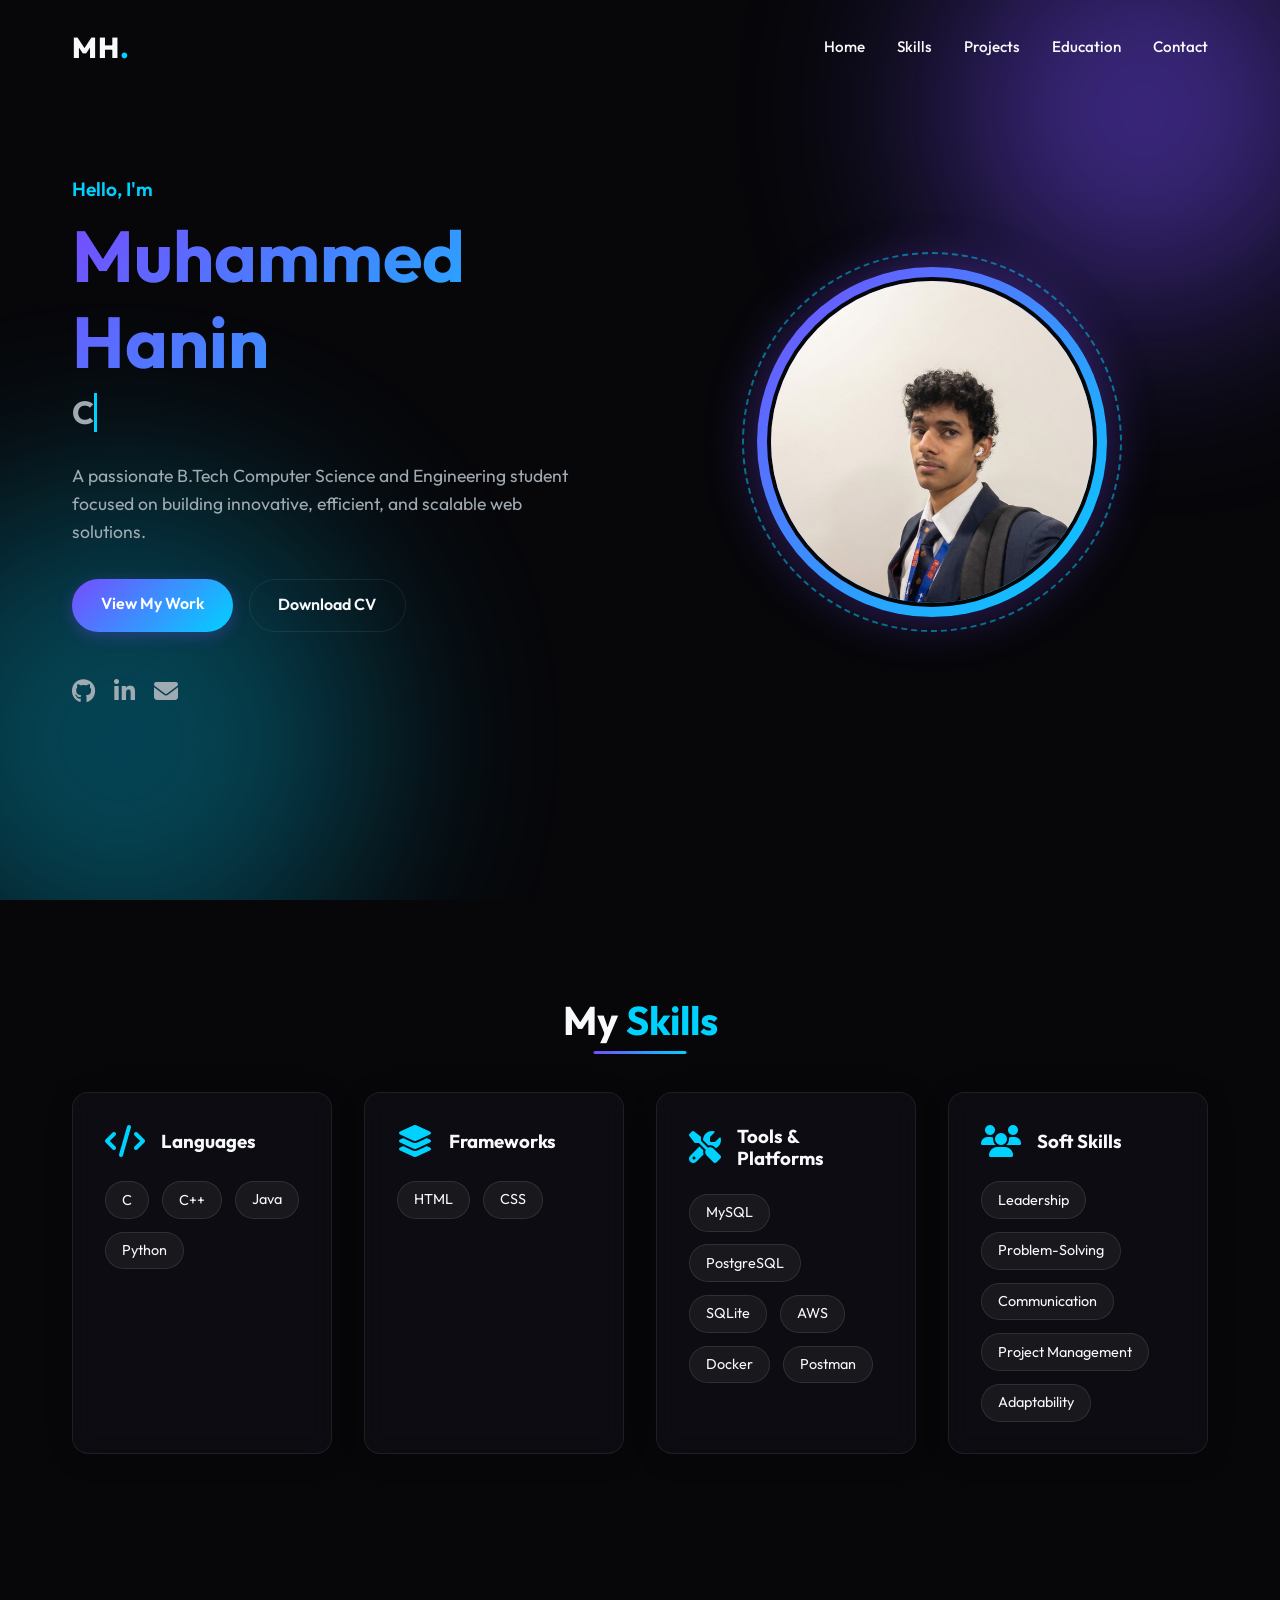
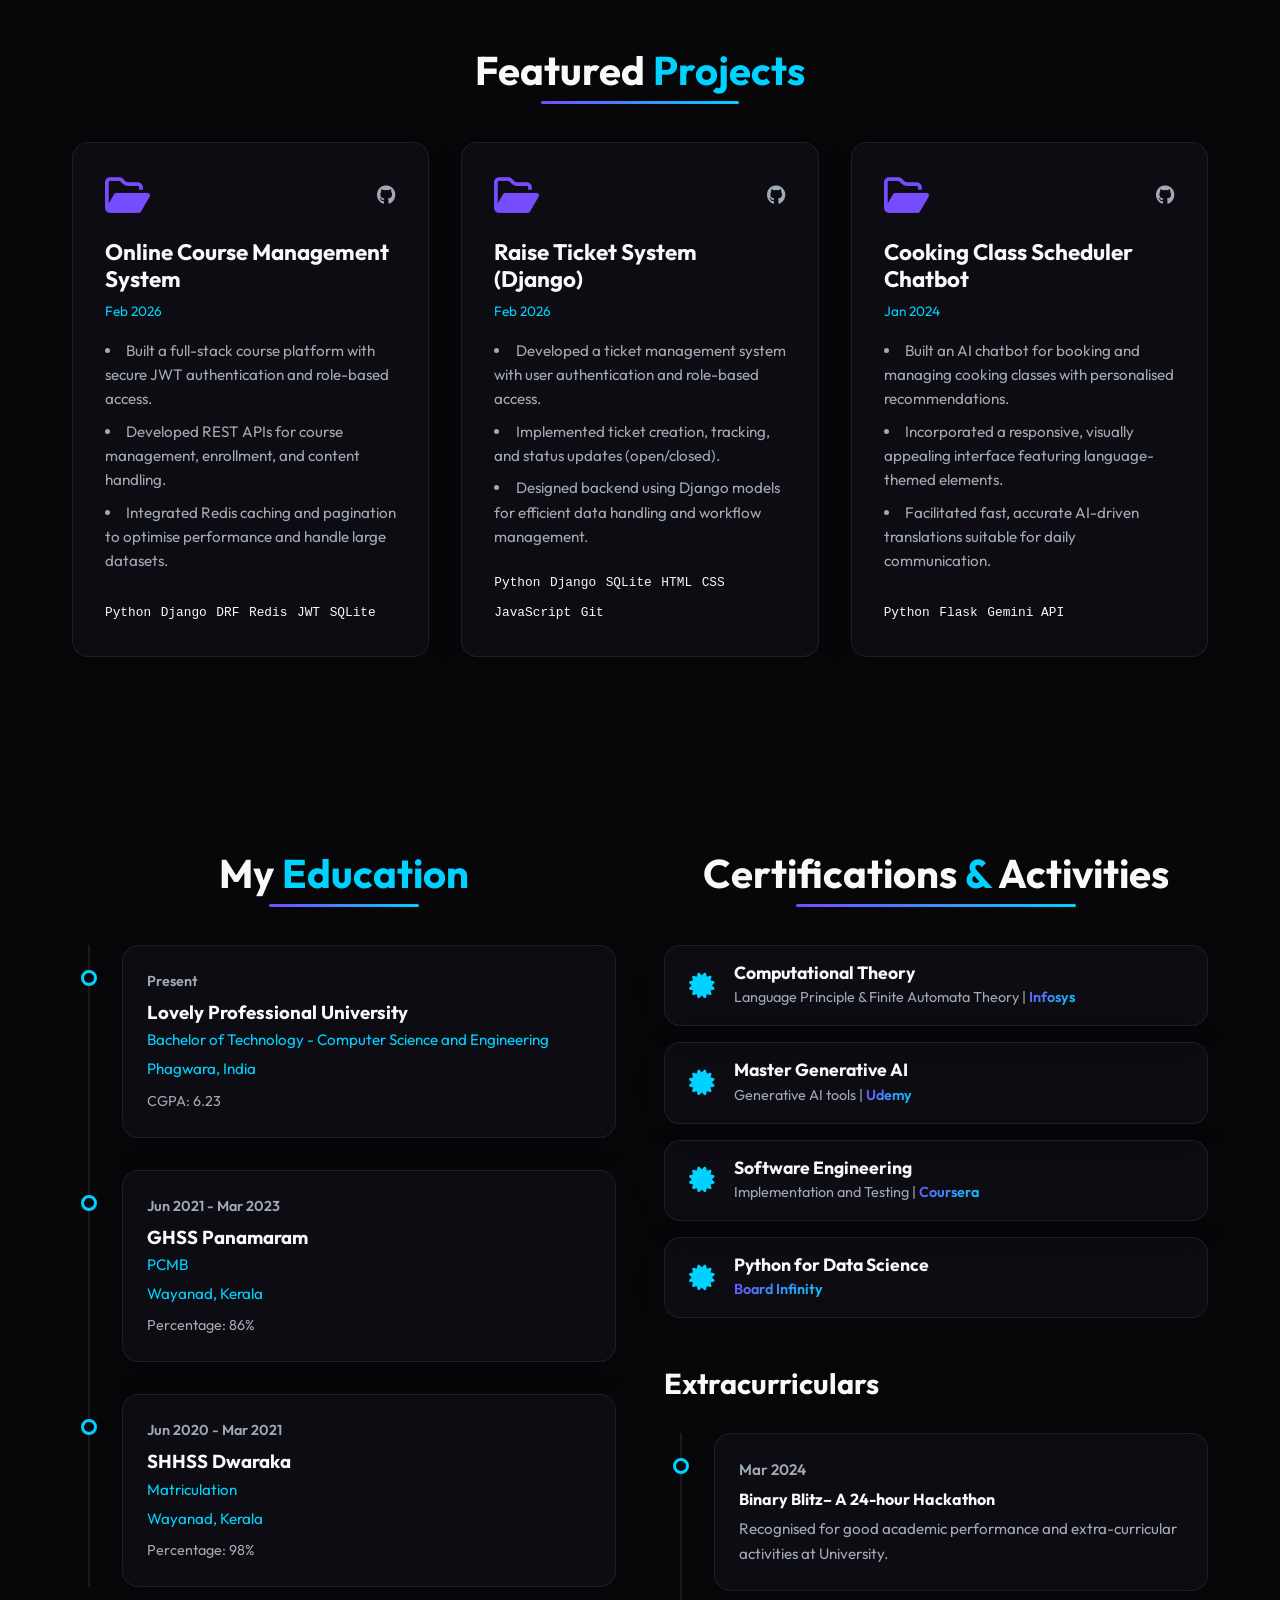
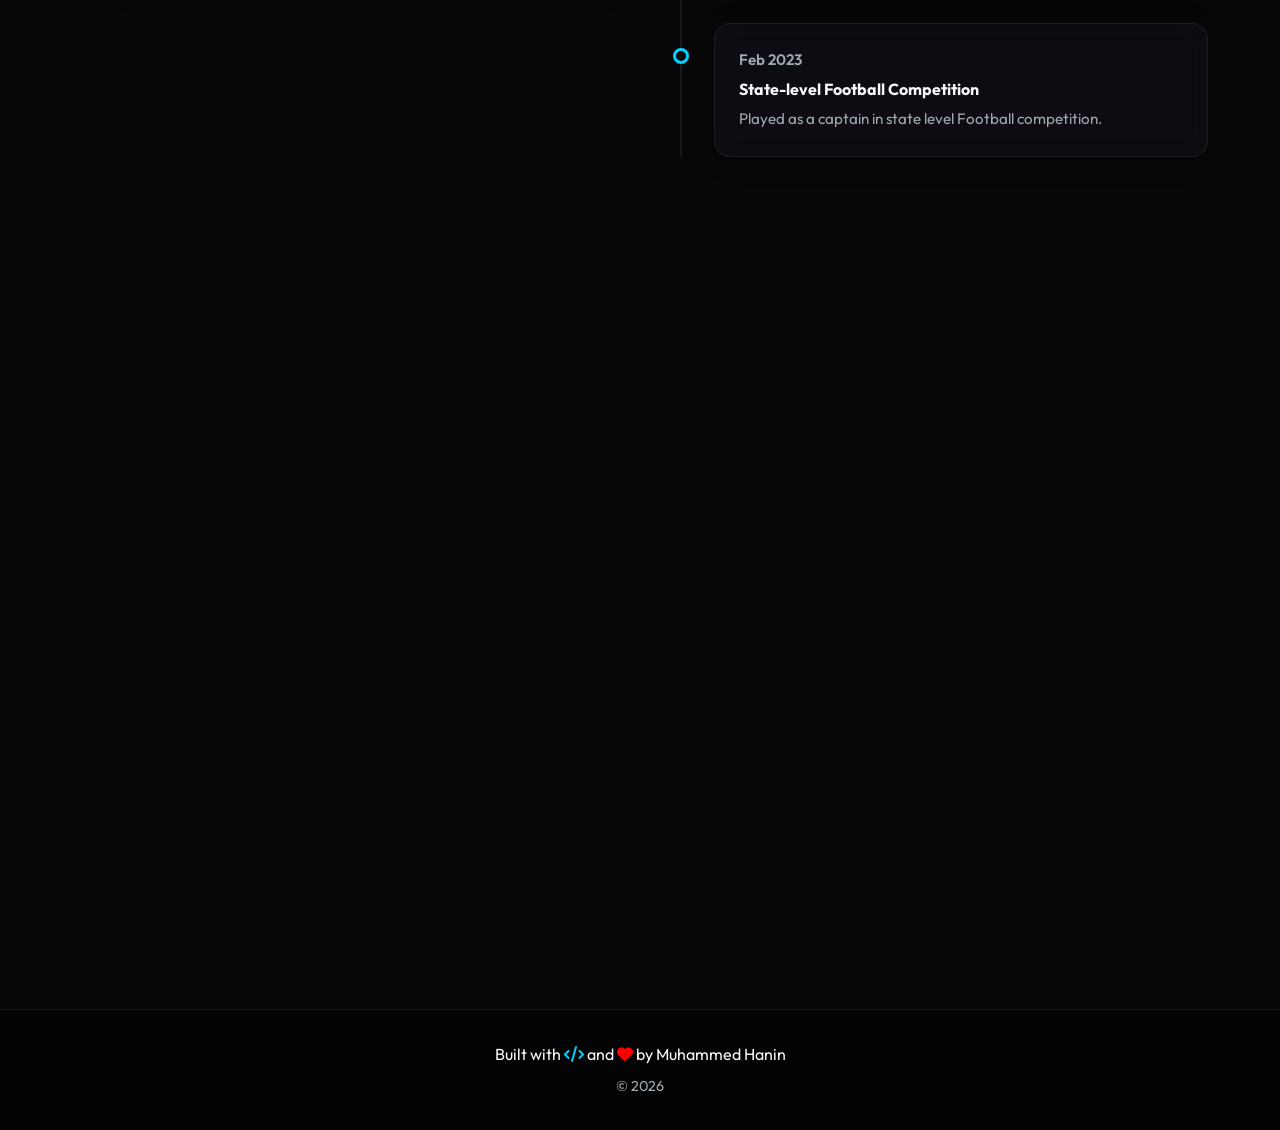
<file: index.html>
<!DOCTYPE html>
<html lang="en">
<head>
    <meta charset="UTF-8">
    <meta name="viewport" content="width=device-width, initial-scale=1.0">
    <meta name="description" content="Portfolio of Muhammed Hanin, a B.Tech Computer Science and Engineering student.">
    <title>Muhammed Hanin | Portfolio</title>
    <link href="https://fonts.googleapis.com/css2?family=Outfit:wght@300;400;500;700;800&display=swap" rel="stylesheet">
    <link rel="stylesheet" href="https://cdnjs.cloudflare.com/ajax/libs/font-awesome/6.4.0/css/all.min.css">
    <link rel="stylesheet" href="style.css">
</head>
<body>
    <div class="background-blobs">
        <div class="blob blob-1"></div>
        <div class="blob blob-2"></div>
    </div>

    <nav class="navbar" id="navbar">
        <div class="nav-content">
            <div class="logo">MH<span>.</span></div>
            <ul class="nav-links">
                <li><a href="#home">Home</a></li>
                <li><a href="#skills">Skills</a></li>
                <li><a href="#projects">Projects</a></li>
                <li><a href="#education">Education</a></li>
                <li><a href="#contact">Contact</a></li>
            </ul>
            <div class="hamburger">
                <i class="fas fa-bars"></i>
            </div>
        </div>
    </nav>

    <main>
        <section id="home" class="hero fade-in">
            <div class="hero-content">
                <p class="greeting">Hello, I'm</p>
                <h1 class="name">Muhammed Hanin</h1>
                <h2 class="role">
                    <span class="typing-text"></span><span class="cursor">&nbsp;</span>
                </h2>
                <p class="hero-description">
                    A passionate B.Tech Computer Science and Engineering student focused on building innovative, efficient, and scalable web solutions.
                </p>
                <div class="hero-buttons">
                    <a href="#projects" class="btn btn-primary">View My Work</a>
                    <a href="resume.pdf" target="_blank" class="btn btn-secondary">Download CV</a>
                </div>
                <div class="social-links">
                    <a href="https://github.com/muhammedhanin" target="_blank" title="GitHub"><i class="fab fa-github"></i></a>
                    <a href="https://www.linkedin.com/in/muhammedhanin" target="_blank" title="LinkedIn"><i class="fab fa-linkedin-in"></i></a>
                    <a href="mailto:muhammedhaninpk@gmail.com" title="Email"><i class="fas fa-envelope"></i></a>
                </div>
            </div>
            <div class="hero-image">
                <div class="profile-wrapper" title="Looking forward to my tech journey!">
                    <img src="profile.jpeg" alt="Muhammed Hanin" class="profile-img">
                </div>
            </div>
        </section>

        <section id="skills" class="skills-section fade-in">
            <h2 class="section-title">My <span>Skills</span></h2>
            <div class="skills-grid">
                <div class="skill-card glass">
                    <div class="skill-header">
                        <i class="fas fa-code"></i>
                        <h3>Languages</h3>
                    </div>
                    <div class="tags">
                        <span class="tag">C</span>
                        <span class="tag">C++</span>
                        <span class="tag">Java</span>
                        <span class="tag">Python</span>
                    </div>
                </div>
                <div class="skill-card glass">
                    <div class="skill-header">
                        <i class="fas fa-layer-group"></i>
                        <h3>Frameworks</h3>
                    </div>
                    <div class="tags">
                        <span class="tag">HTML</span>
                        <span class="tag">CSS</span>
                    </div>
                </div>
                <div class="skill-card glass">
                    <div class="skill-header">
                        <i class="fas fa-tools"></i>
                        <h3>Tools & Platforms</h3>
                    </div>
                    <div class="tags">
                        <span class="tag">MySQL</span>
                        <span class="tag">PostgreSQL</span>
                        <span class="tag">SQLite</span>
                        <span class="tag">AWS</span>
                        <span class="tag">Docker</span>
                        <span class="tag">Postman</span>
                    </div>
                </div>
                <div class="skill-card glass">
                    <div class="skill-header">
                        <i class="fas fa-users"></i>
                        <h3>Soft Skills</h3>
                    </div>
                    <div class="tags">
                        <span class="tag">Leadership</span>
                        <span class="tag">Problem-Solving</span>
                        <span class="tag">Communication</span>
                        <span class="tag">Project Management</span>
                        <span class="tag">Adaptability</span>
                    </div>
                </div>
            </div>
        </section>

        <section id="projects" class="projects-section fade-in">
            <h2 class="section-title">Featured <span>Projects</span></h2>
            <div class="projects-grid">
                <!-- Project 1 -->
                <div class="project-card glass">
                    <div class="project-content">
                        <div class="project-header">
                            <i class="far fa-folder-open folder-icon"></i>
                            <div class="project-links">
                                <a href="https://github.com/muhammedhanin/ocms-fullstack/tree/main/ocms" target="_blank" title="GitHub Repo"><i class="fab fa-github"></i></a>
                            </div>
                        </div>
                        <h3 class="project-title">Online Course Management System</h3>
                        <p class="project-date">Feb 2026</p>
                        <ul class="project-desc">
                            <li>Built a full-stack course platform with secure JWT authentication and role-based access.</li>
                            <li>Developed REST APIs for course management, enrollment, and content handling.</li>
                            <li>Integrated Redis caching and pagination to optimise performance and handle large datasets.</li>
                        </ul>
                    </div>
                    <div class="project-tech">
                        <span>Python</span><span>Django</span><span>DRF</span><span>Redis</span><span>JWT</span><span>SQLite</span>
                    </div>
                </div>

                <!-- Project 2 -->
                <div class="project-card glass">
                    <div class="project-content">
                        <div class="project-header">
                            <i class="far fa-folder-open folder-icon"></i>
                            <div class="project-links">
                                <a href="https://github.com/muhammedhanin/raise-ticket-django/tree/main/tickets" target="_blank" title="GitHub Repo"><i class="fab fa-github"></i></a>
                            </div>
                        </div>
                        <h3 class="project-title">Raise Ticket System (Django)</h3>
                        <p class="project-date">Feb 2026</p>
                        <ul class="project-desc">
                            <li>Developed a ticket management system with user authentication and role-based access.</li>
                            <li>Implemented ticket creation, tracking, and status updates (open/closed).</li>
                            <li>Designed backend using Django models for efficient data handling and workflow management.</li>
                        </ul>
                    </div>
                    <div class="project-tech">
                        <span>Python</span><span>Django</span><span>SQLite</span><span>HTML</span><span>CSS</span><span>JavaScript</span><span>Git</span>
                    </div>
                </div>

                <!-- Project 3 -->
                <div class="project-card glass">
                    <div class="project-content">
                        <div class="project-header">
                            <i class="far fa-folder-open folder-icon"></i>
                            <div class="project-links">
                                <a href="https://github.com/muhammedhanin/Cooking-Class-Scheduler-Chatbot" target="_blank" title="GitHub Repo"><i class="fab fa-github"></i></a>
                            </div>
                        </div>
                        <h3 class="project-title">Cooking Class Scheduler Chatbot</h3>
                        <p class="project-date">Jan 2024</p>
                        <ul class="project-desc">
                            <li>Built an AI chatbot for booking and managing cooking classes with personalised recommendations.</li>
                            <li>Incorporated a responsive, visually appealing interface featuring language-themed elements.</li>
                            <li>Facilitated fast, accurate AI-driven translations suitable for daily communication.</li>
                        </ul>
                    </div>
                    <div class="project-tech">
                        <span>Python</span><span>Flask</span><span>Gemini API</span>
                    </div>
                </div>
            </div>
        </section>

        <section id="education" class="edu-cert-section fade-in">
            <div class="half-section edu-timeline">
                <h2 class="section-title">My <span>Education</span></h2>
                <div class="timeline">
                    <div class="timeline-item glass">
                        <div class="timeline-dot"></div>
                        <p class="timeline-date">Present</p>
                        <h3>Lovely Professional University</h3>
                        <p class="timeline-subtitle">Bachelor of Technology - Computer Science and Engineering</p>
                        <p class="timeline-subtitle">Phagwara, India</p>
                        <p class="timeline-detail">CGPA: 6.23</p>
                    </div>
                    <div class="timeline-item glass">
                        <div class="timeline-dot"></div>
                        <p class="timeline-date">Jun 2021 - Mar 2023</p>
                        <h3>GHSS Panamaram</h3>
                        <p class="timeline-subtitle">PCMB</p>
                        <p class="timeline-subtitle">Wayanad, Kerala</p>
                        <p class="timeline-detail">Percentage: 86%</p>
                    </div>
                    <div class="timeline-item glass">
                        <div class="timeline-dot"></div>
                        <p class="timeline-date">Jun 2020 - Mar 2021</p>
                        <h3>SHHSS Dwaraka</h3>
                        <p class="timeline-subtitle">Matriculation</p>
                        <p class="timeline-subtitle">Wayanad, Kerala</p>
                        <p class="timeline-detail">Percentage: 98%</p>
                    </div>
                </div>
            </div>

            <div class="half-section certs-extra">
                <h2 class="section-title">Certifications <span>&</span> Activities</h2>
                <div class="certs-container">
                    <a href="https://drive.google.com/file/d/1j15kcPf1Bn83v_nJNjtXrgtze077o5xO/view?usp=drive_link" target="_blank" class="cert-card glass" style="text-decoration: none; color: inherit;">
                        <i class="fas fa-certificate text-accent"></i>
                        <div>
                            <h4>Computational Theory</h4>
                            <p>Language Principle & Finite Automata Theory | <span class="text-gradient">Infosys</span></p>
                        </div>
                    </a>
                    <a href="https://drive.google.com/file/d/1zQCn0MZjTfvEPKXQhRMZ5KM9OKfEnkmB/view?usp=drive_link" target="_blank" class="cert-card glass" style="text-decoration: none; color: inherit;">
                        <i class="fas fa-certificate text-accent"></i>
                        <div>
                            <h4>Master Generative AI</h4>
                            <p>Generative AI tools | <span class="text-gradient">Udemy</span></p>
                        </div>
                    </a>
                    <a href="https://drive.google.com/file/d/1F2o2_FX7__tZvLKh3s3MQKtx3QUrvdTL/view?usp=drive_link" target="_blank" class="cert-card glass" style="text-decoration: none; color: inherit;">
                        <i class="fas fa-certificate text-accent"></i>
                        <div>
                            <h4>Software Engineering</h4>
                            <p>Implementation and Testing | <span class="text-gradient">Coursera</span></p>
                        </div>
                    </a>
                    <a href="https://drive.google.com/file/d/1golq3NYqpgIMEo4Kwc3UrRLnmeoL5FfA/view?usp=drive_link" target="_blank" class="cert-card glass" style="text-decoration: none; color: inherit;">
                        <i class="fas fa-certificate text-accent"></i>
                        <div>
                            <h4>Python for Data Science</h4>
                            <p><span class="text-gradient">Board Infinity</span></p>
                        </div>
                    </a>
                </div>

                <h3 class="subsection-title mt-2">Extracurriculars</h3>
                <div class="timeline">
                    <div class="timeline-item activity-card glass">
                        <div class="timeline-dot"></div>
                        <p class="timeline-date">Mar 2024</p>
                        <h4>Binary Blitz– A 24-hour Hackathon</h4>
                        <p>Recognised for good academic performance and extra-curricular activities at University.</p>
                    </div>
                    <div class="timeline-item activity-card glass">
                        <div class="timeline-dot"></div>
                        <p class="timeline-date">Feb 2023</p>
                        <h4>State-level Football Competition</h4>
                        <p>Played as a captain in state level Football competition.</p>
                    </div>
                </div>
            </div>
        </section>

        <section id="contact" class="contact-section fade-in">
            <h2 class="section-title">Get In <span>Touch</span></h2>
            <div class="contact-card glass">
                <p>I'm currently looking for new opportunities. Whether you have a question or just want to say hi, I'll try my best to get back to you!</p>
                <div class="contact-info">
                    <div class="contact-item">
                        <i class="fas fa-envelope"></i>
                        <span>muhammedhaninpk@gmail.com</span>
                    </div>
                    <div class="contact-item">
                        <i class="fas fa-phone-alt"></i>
                        <span>+91-6235747124</span>
                    </div>
                </div>
                <a href="mailto:muhammedhaninpk@gmail.com" class="btn btn-primary lg-btn">Say Hello <i class="fas fa-paper-plane"></i></a>
            </div>
        </section>
    </main>

    <footer>
        <p>Built with <i class="fas fa-code text-accent"></i> and <i class="fas fa-heart" style="color:red"></i> by Muhammed Hanin</p>
        <p class="text-sm">© 2026</p>
    </footer>

    <script src="script.js"></script>
</body>
</html>
</file>
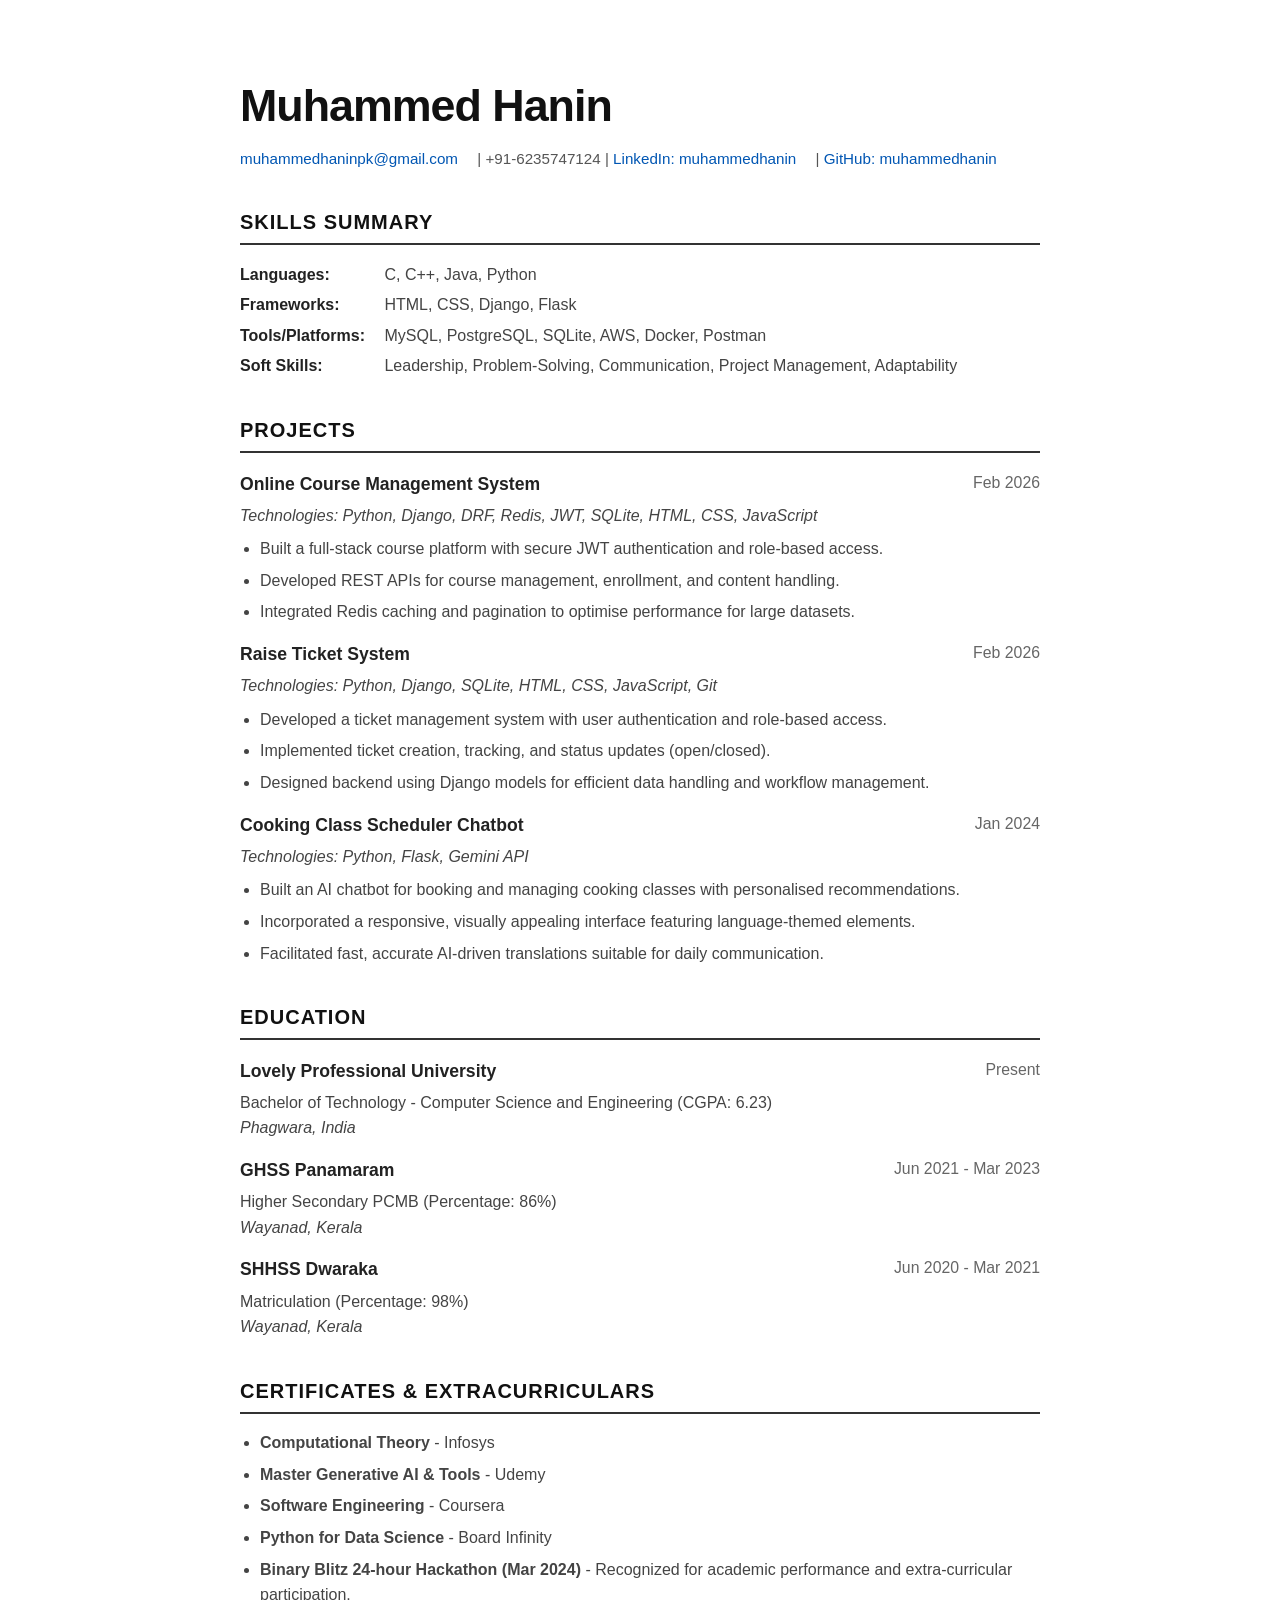
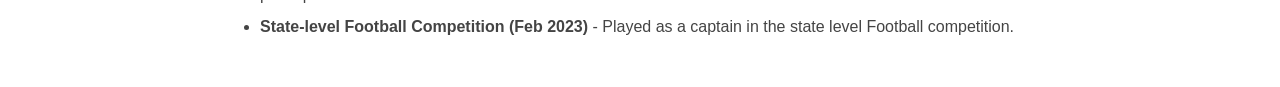
<file: resume.html>
<!DOCTYPE html>
<html lang="en">
<head>
    <meta charset="UTF-8">
    <title>Muhammed Hanin - Resume</title>
    <style>
        body {
            font-family: 'Segoe UI', Tahoma, Geneva, Verdana, sans-serif;
            line-height: 1.6;
            color: #222;
            max-width: 800px;
            margin: 0 auto;
            padding: 40px 20px;
            background: #fff;
        }
        h1 { font-size: 2.8em; margin-bottom: 5px; color: #111; letter-spacing: -1px; }
        .contact-info { margin-bottom: 25px; color: #555; font-size: 0.95em; }
        .contact-info a { color: #0056b3; text-decoration: none; margin-right: 15px; }
        .contact-info a:hover { text-decoration: underline; }
        h2 { 
            font-size: 1.25em; 
            border-bottom: 2px solid #333; 
            padding-bottom: 5px; 
            margin-top: 35px; 
            text-transform: uppercase; 
            letter-spacing: 1px;
            color: #111;
        }
        h3 { font-size: 1.1em; margin: 15px 0 5px 0; color: #222; }
        .date { float: right; font-weight: normal; font-size: 0.9em; color: #666; }
        p { margin: 5px 0; color: #444; }
        ul { margin: 8px 0; padding-left: 20px; color: #444; }
        li { margin-bottom: 6px; }
        .skills strong { display: inline-block; width: 140px; color: #222; }
        
        @media print {
            body { padding: 0; font-size: 12pt; }
            h1 { font-size: 24pt; }
            .contact-info a { color: #222; text-decoration: none; }
        }
    </style>
</head>
<body>
    <h1>Muhammed Hanin</h1>
    <div class="contact-info">
        <a href="mailto:muhammedhaninpk@gmail.com">muhammedhaninpk@gmail.com</a> | 
        <span>+91-6235747124</span> |
        <a href="https://linkedin.com/in/muhammedhanin">LinkedIn: muhammedhanin</a> |
        <a href="https://github.com/muhammedhanin">GitHub: muhammedhanin</a>
    </div>

    <h2>Skills Summary</h2>
    <div class="skills">
        <p><strong>Languages:</strong> C, C++, Java, Python</p>
        <p><strong>Frameworks:</strong> HTML, CSS, Django, Flask</p>
        <p><strong>Tools/Platforms:</strong> MySQL, PostgreSQL, SQLite, AWS, Docker, Postman</p>
        <p><strong>Soft Skills:</strong> Leadership, Problem-Solving, Communication, Project Management, Adaptability</p>
    </div>

    <h2>Projects</h2>
    
    <h3>Online Course Management System <span class="date">Feb 2026</span></h3>
    <p><em>Technologies: Python, Django, DRF, Redis, JWT, SQLite, HTML, CSS, JavaScript</em></p>
    <ul>
        <li>Built a full-stack course platform with secure JWT authentication and role-based access.</li>
        <li>Developed REST APIs for course management, enrollment, and content handling.</li>
        <li>Integrated Redis caching and pagination to optimise performance for large datasets.</li>
    </ul>

    <h3>Raise Ticket System <span class="date">Feb 2026</span></h3>
    <p><em>Technologies: Python, Django, SQLite, HTML, CSS, JavaScript, Git</em></p>
    <ul>
        <li>Developed a ticket management system with user authentication and role-based access.</li>
        <li>Implemented ticket creation, tracking, and status updates (open/closed).</li>
        <li>Designed backend using Django models for efficient data handling and workflow management.</li>
    </ul>

    <h3>Cooking Class Scheduler Chatbot <span class="date">Jan 2024</span></h3>
    <p><em>Technologies: Python, Flask, Gemini API</em></p>
    <ul>
        <li>Built an AI chatbot for booking and managing cooking classes with personalised recommendations.</li>
        <li>Incorporated a responsive, visually appealing interface featuring language-themed elements.</li>
        <li>Facilitated fast, accurate AI-driven translations suitable for daily communication.</li>
    </ul>

    <h2>Education</h2>
    <h3>Lovely Professional University <span class="date">Present</span></h3>
    <p>Bachelor of Technology - Computer Science and Engineering (CGPA: 6.23)<br><em>Phagwara, India</em></p>

    <h3>GHSS Panamaram <span class="date">Jun 2021 - Mar 2023</span></h3>
    <p>Higher Secondary PCMB (Percentage: 86%)<br><em>Wayanad, Kerala</em></p>

    <h3>SHHSS Dwaraka <span class="date">Jun 2020 - Mar 2021</span></h3>
    <p>Matriculation (Percentage: 98%)<br><em>Wayanad, Kerala</em></p>

    <h2>Certificates & Extracurriculars</h2>
    <ul>
        <li><strong>Computational Theory</strong> - Infosys</li>
        <li><strong>Master Generative AI & Tools</strong> - Udemy</li>
        <li><strong>Software Engineering</strong> - Coursera</li>
        <li><strong>Python for Data Science</strong> - Board Infinity</li>
        <li><strong>Binary Blitz 24-hour Hackathon (Mar 2024)</strong> - Recognized for academic performance and extra-curricular participation.</li>
        <li><strong>State-level Football Competition (Feb 2023)</strong> - Played as a captain in the state level Football competition.</li>
    </ul>

</body>
</html>
</file>
<file: style.css>
/* MODERN METALLIC & NEON GLASSMORPHISM THEME */
:root {
    --bg-dark: #07070a;
    --text-primary: #f8f9fa;
    --text-muted: #a0aab2;
    --accent-primary: #764cff;
    --accent-secondary: #00d2ff;
    --glass-bg: rgba(20, 20, 30, 0.4);
    --glass-border: rgba(255, 255, 255, 0.08);
    --glass-hover: rgba(40, 40, 60, 0.6);
    --gradient-1: linear-gradient(135deg, var(--accent-primary), var(--accent-secondary));
    --transition: all 0.3s cubic-bezier(0.25, 0.8, 0.25, 1);
}

* { margin: 0; padding: 0; box-sizing: border-box; }
html { scroll-behavior: smooth; }

body {
    font-family: 'Outfit', sans-serif;
    background-color: var(--bg-dark);
    color: var(--text-primary);
    line-height: 1.6;
    overflow-x: hidden;
    position: relative;
}

/* Background Animations */
.background-blobs {
    position: fixed;
    top: 0; left: 0; width: 100vw; height: 100vh;
    z-index: -1; overflow: hidden; pointer-events: none;
}
.blob {
    position: absolute; filter: blur(100px); opacity: 0.5;
    animation: float 20s infinite alternate ease-in-out;
}
.blob-1 {
    top: -10%; right: -5%; width: 400px; height: 400px;
    background: var(--accent-primary); border-radius: 50%;
}
.blob-2 {
    bottom: -10%; left: -10%; width: 500px; height: 500px;
    background: var(--accent-secondary); border-radius: 50%;
    animation-delay: -5s; opacity: 0.3;
}

@keyframes float {
    0% { transform: translate(0, 0) scale(1); }
    50% { transform: translate(-30px, 50px) scale(1.1); }
    100% { transform: translate(50px, -30px) scale(0.9); }
}

h1, h2, h3, h4 { font-weight: 700; line-height: 1.2; }
.text-accent { color: var(--accent-secondary); }
.text-gradient {
    background: var(--gradient-1);
    -webkit-background-clip: text;
    -webkit-text-fill-color: transparent;
    font-weight: 600;
}

.section-title {
    font-size: 2.5rem; margin-bottom: 3rem; text-align: center;
    position: relative; display: inline-block; left: 50%; transform: translateX(-50%);
}
.section-title span { color: var(--accent-secondary); }
.section-title::after {
    content: ''; position: absolute; bottom: -10px; left: 20%;
    width: 60%; height: 3px; background: var(--gradient-1); border-radius: 5px;
}

.glass {
    background: var(--glass-bg); backdrop-filter: blur(12px);
    -webkit-backdrop-filter: blur(12px); border: 1px solid var(--glass-border);
    border-radius: 16px; box-shadow: 0 4px 30px rgba(0, 0, 0, 0.1);
}

.btn {
    display: inline-block; padding: 0.8rem 1.8rem; border-radius: 30px;
    font-weight: 600; text-decoration: none; transition: var(--transition);
    cursor: pointer; border: none;
}
.btn-primary { background: var(--gradient-1); color: #fff; box-shadow: 0 4px 15px rgba(118, 76, 255, 0.3); }
.btn-primary:hover { box-shadow: 0 6px 20px rgba(118, 76, 255, 0.5); transform: translateY(-2px); }
.btn-secondary { background: transparent; color: var(--text-primary); border: 1px solid var(--glass-border); }
.btn-secondary:hover { background: var(--glass-bg); border-color: var(--accent-secondary); transform: translateY(-2px); }

/* Navbar */
.navbar { position: fixed; top: 0; width: 100%; padding: 1.5rem 0; z-index: 1000; transition: var(--transition); }
.navbar.scrolled { padding: 1rem 0; background: rgba(7, 7, 10, 0.8); backdrop-filter: blur(10px); border-bottom: 1px solid var(--glass-border); }
.nav-content { max-width: 1200px; margin: 0 auto; display: flex; justify-content: space-between; align-items: center; padding: 0 2rem; }
.logo { font-size: 1.8rem; font-weight: 800; letter-spacing: 1px; }
.logo span { color: var(--accent-secondary); }
.nav-links { list-style: none; display: flex; gap: 2rem; }
.nav-links a { color: var(--text-primary); text-decoration: none; font-weight: 500; font-size: 0.95rem; position: relative; transition: var(--transition); }
.nav-links a::after { content: ''; position: absolute; bottom: -5px; left: 0; width: 0; height: 2px; background: var(--accent-secondary); transition: var(--transition); }
.nav-links a:hover { color: var(--accent-secondary); }
.nav-links a:hover::after { width: 100%; }
.hamburger { display: none; font-size: 1.5rem; cursor: pointer; }

/* Sections */
section { padding: 6rem 2rem; max-width: 1200px; margin: 0 auto; }
.hero { min-height: 100vh; display: flex; align-items: center; justify-content: space-between; padding-top: 5rem; }
.hero-content { flex: 1; padding-right: 2rem; }
.greeting { color: var(--accent-secondary); font-size: 1.2rem; font-weight: 600; margin-bottom: 0.5rem; }
.name { font-size: 4.5rem; margin-bottom: 0.5rem; background: var(--gradient-1); -webkit-background-clip: text; -webkit-text-fill-color: transparent; }
.role { font-size: 2rem; color: var(--text-muted); margin-bottom: 1.5rem; height: 2.8rem; }
.cursor { display: inline-block; width: 3px; background: var(--accent-secondary); animation: blink 1s infinite; }
@keyframes blink { 50% { opacity: 0; } }
.hero-description { font-size: 1.1rem; color: var(--text-muted); max-width: 500px; margin-bottom: 2rem; }
.hero-buttons { display: flex; gap: 1rem; margin-bottom: 2.5rem; }
.social-links { display: flex; gap: 1.2rem; }
.social-links a { color: var(--text-muted); font-size: 1.5rem; transition: var(--transition); }
.social-links a:hover { color: var(--accent-secondary); transform: translateY(-3px); }
.hero-image { flex: 1; display: flex; justify-content: center; position: relative; }
.profile-wrapper { width: 350px; height: 350px; border-radius: 50%; padding: 10px; background: var(--gradient-1); box-shadow: 0 0 50px rgba(118, 76, 255, 0.4); position: relative; animation: pulse 4s infinite alternate; display: flex; align-items: center; justify-content: center; }
.profile-wrapper::before { content: ''; position: absolute; inset: -15px; border-radius: 50%; border: 2px dashed rgba(0, 210, 255, 0.5); animation: rotate 20s linear infinite; }
.profile-img { width: 100%; height: 100%; object-fit: cover; border-radius: 50%; border: 4px solid var(--bg-dark); z-index: 2; }
@keyframes pulse { 0% { transform: scale(1); box-shadow: 0 0 40px rgba(118,76,255,0.4); } 100% { transform: scale(1.05); box-shadow: 0 0 80px rgba(0,210,255,0.6); } }
@keyframes rotate { 100% { transform: rotate(360deg); } }

/* Skills */
.skills-grid { display: grid; grid-template-columns: repeat(auto-fit, minmax(250px, 1fr)); gap: 2rem; }
.skill-card { padding: 2rem; transition: var(--transition); }
.skill-card:hover { transform: translateY(-5px); border-color: rgba(118, 76, 255, 0.5); box-shadow: 0 10px 30px rgba(118, 76, 255, 0.15); }
.skill-header { display: flex; align-items: center; margin-bottom: 1.5rem; gap: 1rem; }
.skill-header i { font-size: 2rem; color: var(--accent-secondary); }
.tags { display: flex; flex-wrap: wrap; gap: 0.8rem; }
.tag { background: rgba(255, 255, 255, 0.05); padding: 0.4rem 1rem; border-radius: 20px; font-size: 0.9rem; border: 1px solid rgba(255, 255, 255, 0.1); transition: var(--transition); }
.skill-card:hover .tag { background: rgba(118, 76, 255, 0.1); border-color: rgba(0, 210, 255, 0.3); }

/* Projects */
.projects-grid { display: grid; grid-template-columns: repeat(auto-fill, minmax(320px, 1fr)); gap: 2rem; }
.project-card { display: flex; flex-direction: column; justify-content: space-between; padding: 2rem; transition: var(--transition); height: 100%; }
.project-card:hover { transform: translateY(-8px); border-color: var(--accent-secondary); }
.project-header { display: flex; justify-content: space-between; align-items: center; margin-bottom: 1.5rem; }
.folder-icon { font-size: 2.5rem; color: var(--accent-primary); }
.project-links a { color: var(--text-muted); font-size: 1.2rem; }
.project-links a:hover { color: #fff; }
.project-title { font-size: 1.4rem; margin-bottom: 0.5rem; }
.project-date { font-size: 0.85rem; color: var(--accent-secondary); margin-bottom: 1rem; }
.project-desc { list-style-position: inside; color: var(--text-muted); font-size: 0.95rem; margin-bottom: 1.5rem; }
.project-desc li { margin-bottom: 0.5rem; }
.project-tech { display: flex; flex-wrap: wrap; gap: 0.6rem; font-size: 0.8rem; font-family: monospace; color: var(--text-primary); }

/* Timeline / Education */
.edu-cert-section { display: flex; gap: 3rem; }
.half-section { flex: 1; }
.subsection-title { font-size: 1.8rem; margin-bottom: 2rem; }
.mt-2 { margin-top: 3rem; }
.timeline { position: relative; border-left: 2px solid var(--glass-border); margin-left: 1rem; padding-left: 2rem; }
.timeline-item { position: relative; margin-bottom: 2rem; padding: 1.5rem; }
.timeline-dot { position: absolute; left: -2.6rem; top: 1.5rem; width: 16px; height: 16px; border-radius: 50%; background: var(--bg-dark); border: 3px solid var(--accent-secondary); }
.timeline-date { color: var(--text-muted); font-size: 0.9rem; font-weight: 600; margin-bottom: 0.5rem; }
.timeline-subtitle { color: var(--accent-secondary); font-size: 0.95rem; margin: 0.3rem 0; }
.timeline-detail { color: var(--text-muted); font-size: 0.9rem; margin-top: 0.5rem; }
.activity-card h4 { margin-top: 0.5rem; margin-bottom: 0.5rem; }
.activity-card p { font-size: 0.95rem; color: var(--text-muted); }

/* Certifications */
.certs-container { display: flex; flex-direction: column; gap: 1rem; }
.cert-card { padding: 1rem 1.5rem; display: flex; align-items: center; gap: 1.2rem; transition: var(--transition); }
.cert-card:hover { background: rgba(255, 255, 255, 0.05); transform: translateX(5px); }
.cert-card i { font-size: 1.6rem; }
.cert-card h4 { font-size: 1.1rem; }
.cert-card p { font-size: 0.9rem; color: var(--text-muted); margin-top: 0.2rem; }

/* Contact Section */
.contact-section { text-align: center; }
.contact-card { max-width: 600px; margin: 0 auto; padding: 3rem 2rem; display: flex; flex-direction: column; align-items: center; gap: 2rem; }
.contact-card p { color: var(--text-muted); font-size: 1.1rem; }
.contact-info { display: flex; flex-direction: column; gap: 1rem; margin-bottom: 1rem; }
.contact-item { display: flex; align-items: center; gap: 1rem; font-size: 1.2rem; }
.contact-item i { color: var(--accent-secondary); }
.lg-btn { font-size: 1.1rem; padding: 1rem 2.5rem; display: flex; align-items: center; gap: 0.8rem; }

/* Footer */
footer { text-align: center; padding: 2rem; border-top: 1px solid var(--glass-border); margin-top: 4rem; background: rgba(0,0,0,0.5); }
.text-sm { font-size: 0.9rem; color: var(--text-muted); margin-top: 0.5rem; }

/* Animations & Utilities */
.fade-in { opacity: 0; transform: translateY(30px); transition: opacity 0.8s ease-out, transform 0.8s ease-out; }
.fade-in.appear { opacity: 1; transform: translateY(0); }

/* Media Queries */
@media (max-width: 992px) {
    .hero { flex-direction: column; text-align: center; padding-top: 8rem; }
    .hero-content { padding-right: 0; margin-bottom: 4rem; display: flex; flex-direction: column; align-items: center; }
    .name { font-size: 3.5rem; }
    .edu-cert-section { flex-direction: column; }
    .section-title { margin-bottom: 2rem; }
}

@media (max-width: 768px) {
    .nav-links {
        display: none; flex-direction: column; position: absolute; top: 100%; left: 0;
        width: 100%; background: var(--bg-dark); padding: 1.5rem; border-bottom: 1px solid var(--glass-border);
    }
    .nav-links.active { display: flex; }
    .hamburger { display: block; }
    .name { font-size: 2.8rem; }
    .profile-wrapper { width: 250px; height: 250px; }
}
</file>
